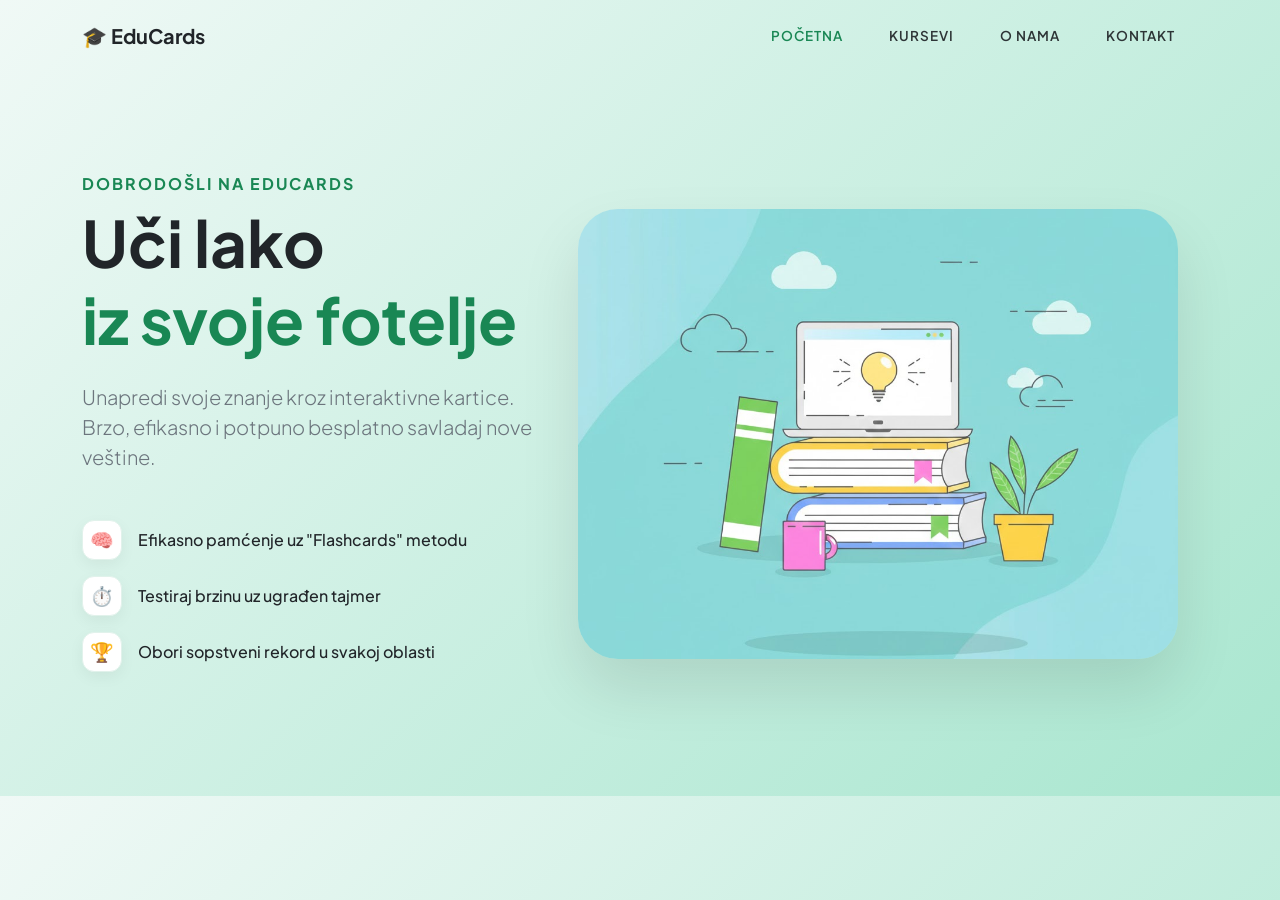
<file: index.html>
<!DOCTYPE html>
<html lang="sr">
<head>
    <meta charset="UTF-8">
    <meta name="viewport" content="width=device-width, initial-scale=1.0">
    <title>EduCards - Početna</title>
    <link rel="icon" type="image/x-icon" href="Images/books.png">
    <link href="https://cdn.jsdelivr.net/npm/bootstrap@5.3.2/dist/css/bootstrap.min.css" rel="stylesheet">
    <link rel="stylesheet" href="CSS/style.css">
</head>
<body>
    <nav class="navbar navbar-expand-lg py-3">
        <div class="container">
            <div class="navbar-brand fw-bold text-dark">🎓 EduCards</div>
            <div id="nav">
                <ul class="navbar-nav ms-auto fw-medium">
                    <li class="nav-item"><a class="nav-link active" href="index.html">Početna</a></li>
                    <li class="nav-item"><a class="nav-link" href="kursevi.html">Kursevi</a></li>
                    <li class="nav-item"><a class="nav-link" href="onama.html">O nama</a></li>
                    <li class="nav-item"><a class="nav-link" href="kontakt.html">Kontakt</a></li>
                </ul>
            </div>
        </div>
    </nav>

    <section class="hero-section">
        <div class="container h-100">
            <div class="row align-items-center h-100">
                <div class="col-lg-5 text-lg-start">
                    <p class="text-success fw-bold text-uppercase mb-2" style="letter-spacing: 2px;">Dobrodošli na EduCards</p>
                    <h1 class="display-3 fw-bold text-dark mb-4">Uči lako <br><span class="text-success">iz svoje fotelje</span></h1>
                    
                    <p class="lead text-secondary mb-5">
                        Unapredi svoje znanje kroz interaktivne kartice. Brzo, efikasno i potpuno besplatno savladaj nove veštine.
                    </p>

                    <div class="features-list mb-4">
                        <div class="d-flex align-items-center mb-3">
                            <div class="feature-icon me-3">🧠</div>
                            <span class="fw-medium text-dark">Efikasno pamćenje uz "Flashcards" metodu</span>
                        </div>
                        <div class="d-flex align-items-center mb-3">
                            <div class="feature-icon me-3">⏱️</div>
                            <span class="fw-medium text-dark">Testiraj brzinu uz ugrađen tajmer</span>
                        </div>
                        <div class="d-flex align-items-center mb-3">
                            <div class="feature-icon me-3">🏆</div>
                            <span class="fw-medium text-dark">Obori sopstveni rekord u svakoj oblasti</span>
                        </div>
                    </div>
                </div>
                
                <div class="col-lg-7 text-center">
                    <img src="Images/pocetna.jpg" class="floating-img">
                </div>
            </div>
        </div>
    </section>

    <script src="https://cdn.jsdelivr.net/npm/bootstrap@5.3.2/dist/js/bootstrap.bundle.min.js"></script>
</body>
</html>
</file>
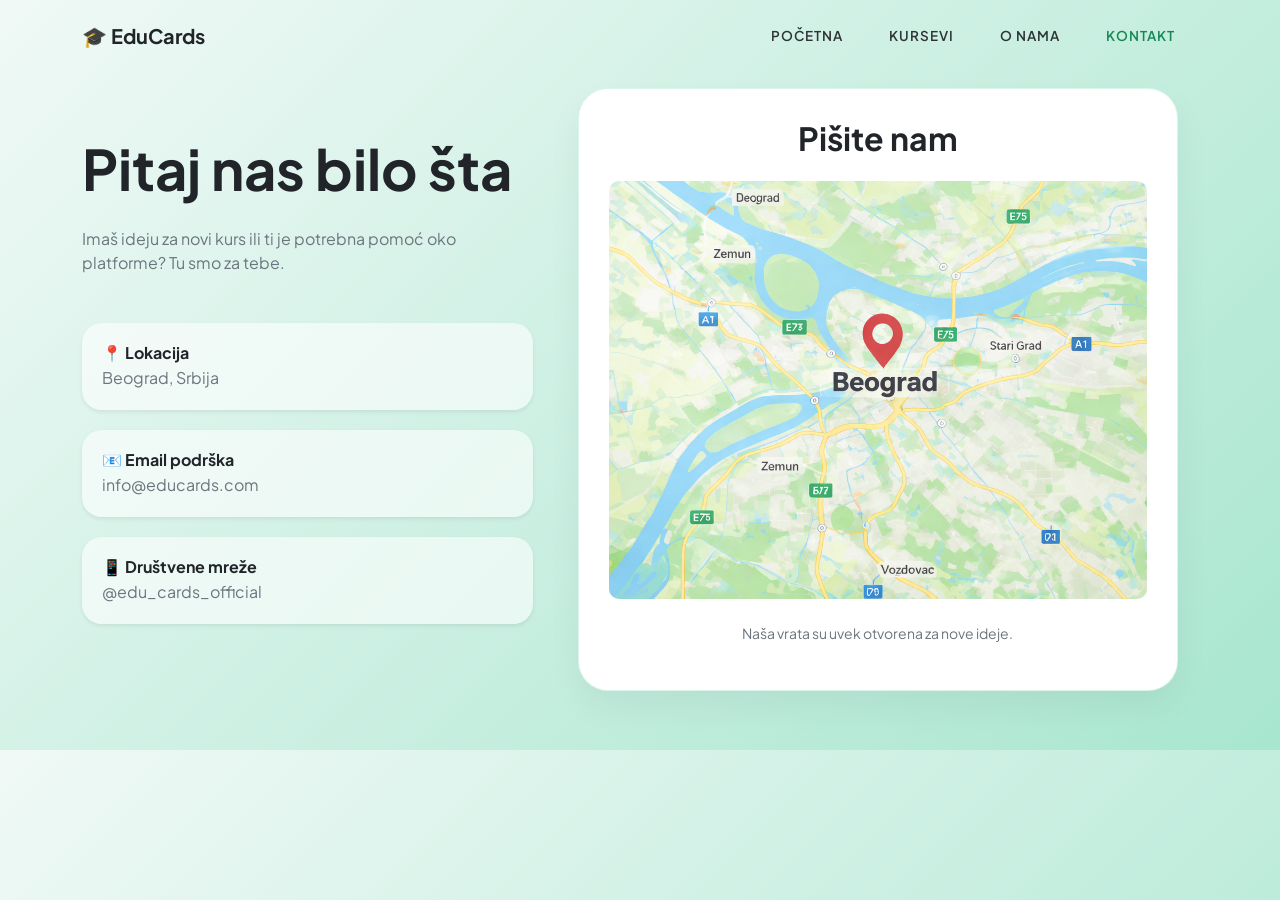
<file: kontakt.html>
<!DOCTYPE html>
<html lang="sr">
<head>
    <meta charset="UTF-8">
    <meta name="viewport" content="width=device-width, initial-scale=1.0">
    <title>EduCards - Kontakt</title>
    <link rel="icon" type="image/x-icon" href="Images/books.png">
    <link href="https://cdn.jsdelivr.net/npm/bootstrap@5.3.2/dist/css/bootstrap.min.css" rel="stylesheet">
    <link rel="stylesheet" href="CSS/style.css">
    
    <style>
        .info-box {
            background: rgba(255, 255, 255, 0.6);
            border-radius: 20px;
            padding: 20px;
            margin-bottom: 20px;
            transition: 0.3s;
        }
        .info-box:hover {
            background: rgba(255, 255, 255, 0.7);
        }
        .map-section {
            background: white;
            border-radius: 30px;
            padding: 30px;
            box-shadow: 0 15px 35px rgba(0,0,0,0.05);
            border: 1px solid rgba(168, 230, 207, 0.4);
            width: 100%;
            max-width: 600px;
        }
        .map-frame img {
            transition: 0.5s;
            border-radius: 10px;
        }
        .map-frame:hover img {
            transform: scale(1.04); 
        }
    </style>
</head>
<body>
    <nav class="navbar navbar-expand-lg py-3">
        <div class="container">
            <a class="navbar-brand fw-bold text-dark">🎓 EduCards</a>
            <button class="navbar-toggler" type="button" data-bs-toggle="collapse" data-bs-target="#nav">
                <span class="navbar-toggler-icon"></span>
            </button>
            <div class="collapse navbar-collapse" id="nav">
                <ul class="navbar-nav ms-auto fw-medium">
                    <li class="nav-item"><a class="nav-link" href="index.html">Početna</a></li>
                    <li class="nav-item"><a class="nav-link" href="kursevi.html">Kursevi</a></li>
                    <li class="nav-item"><a class="nav-link" href="onama.html">O nama</a></li>
                    <li class="nav-item"><a class="nav-link active" href="kontakt.html">Kontakt</a></li>
                </ul>
            </div>
        </div>
    </nav>

    <section class="container py-3">
        <div class="row align-items-center">
            <div class="col-lg-5">
                <h1 class="display-4 fw-bold text-dark mb-4">Pitaj nas bilo šta</h1>
                <p class="text-secondary mb-5">Imaš ideju za novi kurs ili ti je potrebna pomoć oko platforme? Tu smo za tebe.</p>
                
                <div class="info-box shadow-sm">
                    <h6 class="fw-bold mb-1 text-dark">📍 Lokacija</h6>
                    <p class="m-0 text-secondary">Beograd, Srbija</p>
                </div>
                <div class="info-box shadow-sm">
                    <h6 class="fw-bold mb-1 text-dark">📧 Email podrška</h6>
                    <p class="m-0 text-secondary">info@educards.com</p>
                </div>
                <div class="info-box shadow-sm">
                    <h6 class="fw-bold mb-1 text-dark">📱 Društvene mreže</h6>
                    <p class="m-0 text-secondary">@edu_cards_official</p>
                </div>
            </div>

            <div class="col-lg-7 d-flex justify-content-center">
                <div class="map-section text-center">
                    <h2 class="fw-bold text-dark mb-4">Pišite nam</h2>
                    
                    <div class="map-frame">
                        <img src="Images/mapa.png" 
                            alt="Mapa Beograda" 
                            style="width: 100%; height: 100%;">
                    </div>
                    
                    <p class="mt-4 text-secondary small">Naša vrata su uvek otvorena za nove ideje.</p>
                </div>
            </div>
        </div>
    </section>

    <script src="https://cdn.jsdelivr.net/npm/bootstrap@5.3.2/dist/js/bootstrap.bundle.min.js"></script>
</body>
</html>
</file>
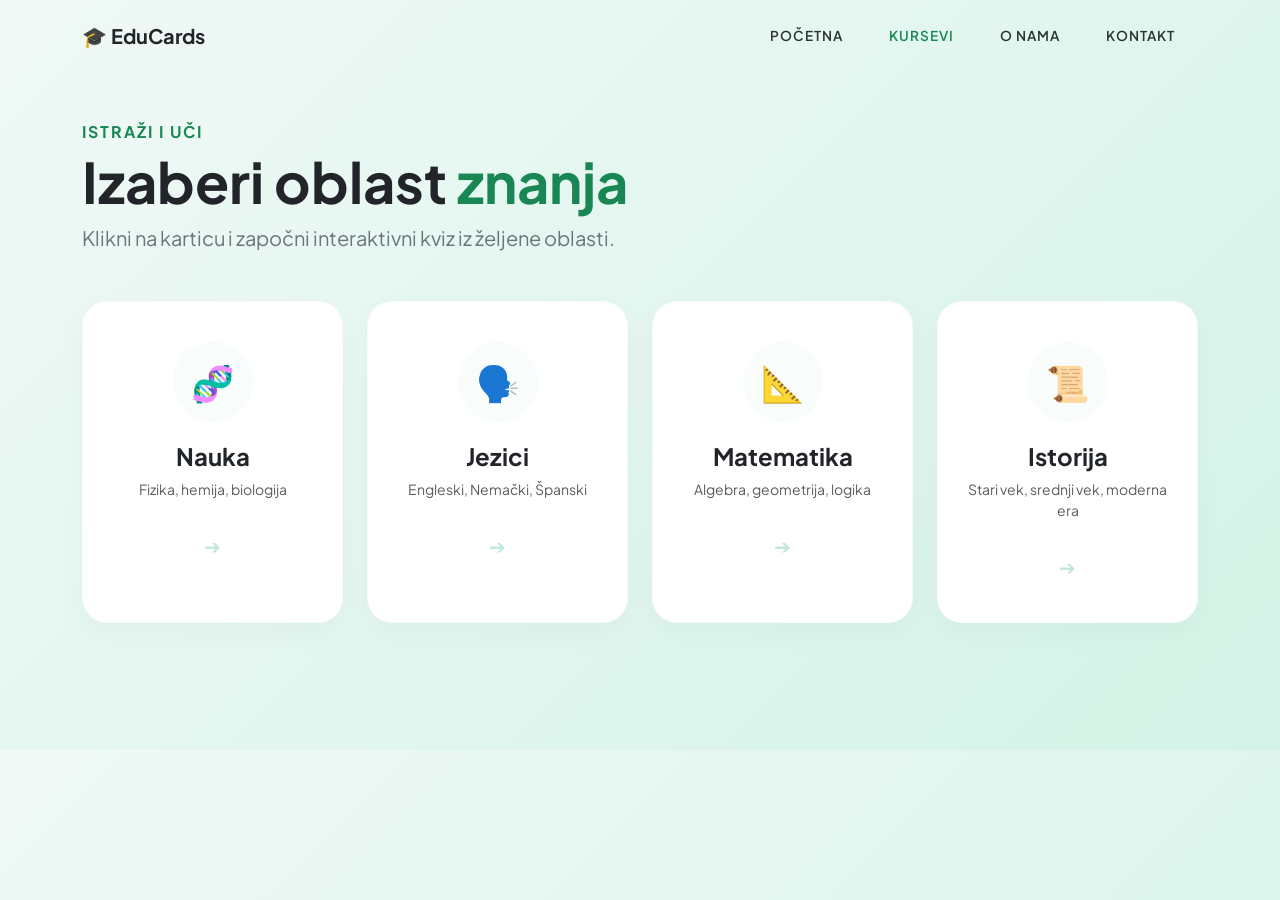
<file: kursevi.html>
<!DOCTYPE html>
<html lang="sr">
<head>
    <meta charset="UTF-8">
    <meta name="viewport" content="width=device-width, initial-scale=1.0">
    <title>EduCards - Kursevi</title>
    <link rel="icon" type="image/x-icon" href="Images/books.png">
    <link href="https://cdn.jsdelivr.net/npm/bootstrap@5.3.2/dist/css/bootstrap.min.css" rel="stylesheet">
    <link rel="stylesheet" href="CSS/kursevi.css">
</head>
<body>
    <nav class="navbar navbar-expand-lg py-3">
        <div class="container">
            <a class="navbar-brand fw-bold text-dark">🎓 EduCards</a>
            <button class="navbar-toggler" type="button" data-bs-toggle="collapse" data-bs-target="#nav">
                <span class="navbar-toggler-icon"></span>
            </button>
            <div class="collapse navbar-collapse" id="nav">
                <ul class="navbar-nav ms-auto fw-medium">
                    <li class="nav-item"><a class="nav-link" href="index.html">Početna</a></li>
                    <li class="nav-item"><a class="nav-link active" href="kursevi.html">Kursevi</a></li>
                    <li class="nav-item"><a class="nav-link" href="onama.html">O nama</a></li>
                    <li class="nav-item"><a class="nav-link" href="kontakt.html">Kontakt</a></li>
                </ul>
            </div>
        </div>
    </nav>

    <div class="container mt-5">
        <div id="home">
            <div class="mb-5">
                <p class="text-success fw-bold text-uppercase mb-1" style="letter-spacing: 2px; font-size: 16px;">Istraži i uči</p>
                <h1 class="display-4 fw-bold text-dark">Izaberi oblast <span class="text-success">znanja</span></h1>
                <p class="text-secondary fs-5">Klikni na karticu i započni interaktivni kviz iz željene oblasti.</p>
            </div>

            <div class="row">
                <div class="col-lg-3">
                    <div class="subject-card" onclick="openSubject('science')">
                        <div class="icon-wrapper">🧬</div>
                        <h4 class="fw-bold">Nauka</h4>
                        <p class="text-muted small">Fizika, hemija, biologija</p>
                        <div class="arrow-btn">➔</div>
                    </div>
                </div>
                <div class="col-lg-3">
                    <div class="subject-card" onclick="openSubject('languages')">
                        <div class="icon-wrapper">🗣️</div>
                        <h4 class="fw-bold">Jezici</h4>
                        <p class="text-muted small">Engleski, Nemački, Španski</p>
                        <div class="arrow-btn">➔</div>
                    </div>
                </div>
                <div class="col-lg-3">
                    <div class="subject-card" onclick="openSubject('math')">
                        <div class="icon-wrapper">📐</div>
                        <h4 class="fw-bold">Matematika</h4>
                        <p class="text-muted small">Algebra, geometrija, logika</p>
                        <div class="arrow-btn">➔</div>
                    </div>
                </div>
                <div class="col-lg-3">
                    <div class="subject-card" onclick="openSubject('history')">
                        <div class="icon-wrapper">📜</div>
                        <h4 class="fw-bold">Istorija</h4>
                        <p class="text-muted small">Stari vek, srednji vek, moderna era</p>
                        <div class="arrow-btn">➔</div>
                    </div>
                </div>
            </div>
        </div>

        <div id="quiz" class="d-none">
            <div class="d-flex justify-content-between align-items-center mb-4 quiz-controls">
                <button class="btn btn-outline-dark rounded-pill px-4" onclick="goHome()">⬅ Nazad</button>
                <div class="timer-box p-2 px-4 bg-white rounded-pill shadow-sm fw-bold">
                    ⏱️ <span id="timer">15</span>s
                </div>
                <h5 id="progressText" class="m-0 fw-bold text-dark"></h5>
            </div>

            <div class="progress mb-4 shadow-sm" style="height: 12px; border-radius: 10px;">
                <div id="progressBar" class="progress-bar"></div>
            </div>

            <div class="card-container d-flex justify-content-center mt-5">
                <div class="card-flip" onclick="flipCard()">
                    <div class="card-inner" id="card-inner">
                        <div class="card-front" id="question"></div>
                        <div class="card-back" id="answer"></div>
                    </div>
                </div>
            </div>

            <div class="text-center mt-5">
                <input type="text" id="userAnswer" class="form-control w-50 mx-auto mb-3 p-3 shadow-sm rounded-pill border-0 text-center" placeholder="Unesi odgovor...">
                <button class="btn btn-warning px-5 py-2 fw-bold rounded-pill shadow-sm" onclick="checkAnswer()">Proveri</button>
                
                <div id="result" class="mt-3 fs-5 fw-bold"></div>
                
                <div class="stats-box mt-3 text-dark bg-white d-inline-block px-4 py-2 rounded-pill shadow-sm">
                    Poeni: <span id="score" class="text-success fw-bold">0</span> | 
                    Rekord: <span id="highScore" class="text-warning fw-bold">0</span>
                </div>

                <div class="my-4">
                    <button class="btn btn-light rounded-pill px-4 shadow-sm me-2" onclick="prevCard()">Prethodno</button>
                    <button class="btn btn-light rounded-pill px-4 shadow-sm" onclick="nextCard()">Sledeće</button>
                </div>
            </div>
        </div>
    </div>

    <script src="JavaScript/script.js"></script>
</body>
</html>
</file>
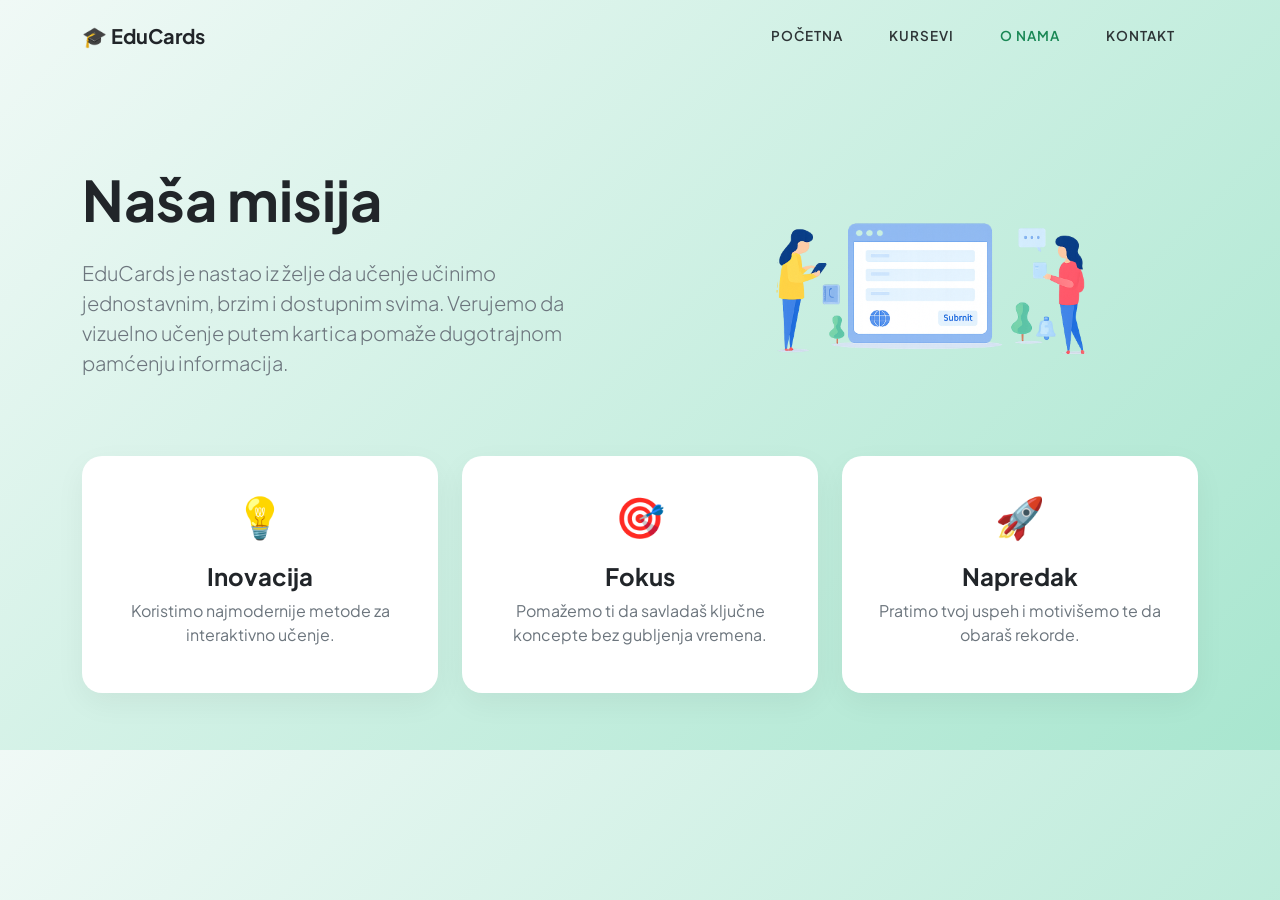
<file: onama.html>
<!DOCTYPE html>
<html lang="sr">
<head>
    <meta charset="UTF-8">
    <meta name="viewport" content="width=device-width, initial-scale=1.0">
    <title>EduCards - O nama</title>
    <link rel="icon" type="image/x-icon" href="Images/books.png">
    <link href="https://cdn.jsdelivr.net/npm/bootstrap@5.3.2/dist/css/bootstrap.min.css" rel="stylesheet">
    <link rel="stylesheet" href="CSS/style.css">
    
    <style>
        .about-card {
            background: white;
            border-radius: 20px;
            padding: 30px;
            border: none;
            box-shadow: 0 10px 30px rgba(0,0,0,0.05);
            height: 100%;
        }
    </style>
</head>
<body>
    <nav class="navbar navbar-expand-lg py-3">
        <div class="container">
            <a class="navbar-brand fw-bold text-dark">🎓 EduCards</a>
            <div class="collapse navbar-collapse" id="nav">
                <ul class="navbar-nav ms-auto fw-medium">
                    <li class="nav-item"><a class="nav-link" href="index.html">Početna</a></li>
                    <li class="nav-item"><a class="nav-link" href="kursevi.html">Kursevi</a></li>
                    <li class="nav-item"><a class="nav-link active" href="onama.html">O nama</a></li>
                    <li class="nav-item"><a class="nav-link" href="kontakt.html">Kontakt</a></li>
                </ul>
            </div>
        </div>
    </nav>

    <section class="container py-5">
        <div class="row align-items-center mb-3">
            <div class="col-lg-6">
                <h1 class="display-4 fw-bold text-dark mb-4">Naša misija</h1>
                <p class="lead text-secondary">EduCards je nastao iz želje da učenje učinimo jednostavnim, brzim i dostupnim svima. Verujemo da vizuelno učenje putem kartica pomaže dugotrajnom pamćenju informacija.</p>
            </div>
            <div class="col-lg-6 text-center">
                <img src="Images/oNama.png" style="max-height: 320px;" alt="O nama">
            </div>
        </div>

        <div class="row">
            <div class="col-md-4">
                <div class="about-card text-center">
                    <div class="fs-1 mb-3">💡</div>
                    <h4 class="fw-bold">Inovacija</h4>
                    <p class="text-secondary">Koristimo najmodernije metode za interaktivno učenje.</p>
                </div>
            </div>
            <div class="col-md-4">
                <div class="about-card text-center">
                    <div class="fs-1 mb-3">🎯</div>
                    <h4 class="fw-bold">Fokus</h4>
                    <p class="text-secondary">Pomažemo ti da savladaš ključne koncepte bez gubljenja vremena.</p>
                </div>
            </div>
            <div class="col-md-4">
                <div class="about-card text-center">
                    <div class="fs-1 mb-3">🚀</div>
                    <h4 class="fw-bold">Napredak</h4>
                    <p class="text-secondary">Pratimo tvoj uspeh i motivišemo te da obaraš rekorde.</p>
                </div>
            </div>
        </div>
    </section>
</body>
</html>
</file>
<file: CSS/style.css>
@import url('https://fonts.googleapis.com/css2?family=Plus+Jakarta+Sans:wght@400;600;800&display=swap');

body {
    font-family: 'Plus Jakarta Sans', sans-serif;
    background: linear-gradient(135deg, #f0f9f6 0%, #a8e6cf 100%);
    min-height: 750px;
    overflow-x: hidden;
}

.navbar .nav-link {
    color: #2d3436 !important;
    text-transform: uppercase;
    font-size: 13.5px;
    letter-spacing: 1px;
    margin: 0 15px;
    font-weight: 600;
}

.navbar .nav-link.active {
    color: #198754 !important;
}

.hero-section {
    padding: 100px 0;
}

.feature-icon {
    background: #ffffff;
    width: 40px;
    height: 40px;
    display: flex;
    align-items: center;
    justify-content: center;
    border-radius: 12px; 
    box-shadow: 0 5px 15px rgba(0,0,0,0.05);
    font-size: 19px;
    border: 1px solid #e1f2eb;
}

.floating-img {
    animation: floatAnim 4s ease-in-out infinite;
    width: 100%; 
    max-width: 600px;
    height: 450px; 
    object-fit: cover; 
    object-position: center;
    border-radius: 40px; 
    box-shadow: 0 30px 60px rgba(0,0,0,0.1);
    margin: 0 auto;
}

@keyframes floatAnim {
    0%, 100% { transform: translateY(0); }
    50% { transform: translateY(-30px); }
}
</file>
<file: CSS/kursevi.css>
@import url('https://fonts.googleapis.com/css2?family=Plus+Jakarta+Sans:wght@400;600;800&display=swap');

body {
    font-family: 'Plus Jakarta Sans', sans-serif;
    background: linear-gradient(135deg, #f0f9f6 0%, #d4f3e7 100%);
    min-height: 750px;
}

.navbar .nav-link {
    color: #2d3436 !important;
    text-transform: uppercase;
    font-size: 13.6px;
    letter-spacing: 1px;
    margin: 0 15px;
    font-weight: 600;
}

.navbar .nav-link.active {
    color: #198754 !important;
}

.subject-card {
    background: white;
    border-radius: 25px;
    padding: 40px 20px;
    text-align: center;
    cursor: pointer;
    transition: 0.3s;
    box-shadow: 0 10px 30px rgba(0,0,0,0.03);
    height: 100%;
    display: flex;
    flex-direction: column;
    align-items: center;
    border: 1px solid rgba(0,0,0,0.02);
}

.icon-wrapper {
    width: 80px;
    height: 80px;
    background: #f8fdfb;
    border-radius: 50%;
    display: flex;
    align-items: center;
    justify-content: center;
    font-size: 35px;
    margin-bottom: 20px;
}

.subject-card:hover {
    transform: translateY(-10px);
    box-shadow: 0 20px 40px rgba(25, 135, 84, 0.1);
}

.arrow-btn {
    padding-top: 15px;
    color: #c1e7d8;
    font-size: 20px;
    transition: 0.3s;
}

.subject-card:hover .arrow-btn {
    color: #198754;
    transform: translateX(5px);
}

.card-flip { 
    width: 100%; 
    max-width: 450px; 
    height: 280px; 
    cursor: pointer;
}

.card-inner { 
    width: 100%; 
    height: 100%; 
    transition: transform 0.6s; 
    transform-style: preserve-3d; 
    position: relative; 
}

.card-inner.flipped { 
    transform: rotateY(180deg); 
}

.card-front, .card-back {
    position: absolute; width: 100%; height: 100%; border-radius: 30px;
    display: flex; justify-content: center; align-items: center;
    font-size: 24px; font-weight: 700; 
    backface-visibility: hidden;
    box-shadow: 0 15px 35px rgba(0,0,0,0.08);
    padding: 30px;
}

.card-front { 
    background: white; 
    color: #2d3436; 
    border: 1px solid #edf7f3; 
}
.card-back { 
    background: #ffd166; 
    color: #2d3436; 
    transform: rotateY(180deg); 
}

.progress-bar { 
    background-color: #ffd166 !important; 
    border-radius: 10px; 
    transition: 0.4s; 
}

#userAnswer:focus {
    box-shadow: 0 0 0 0.25rem rgba(255, 209, 102, 0.2) !important;
    border: none;
}
</file>
